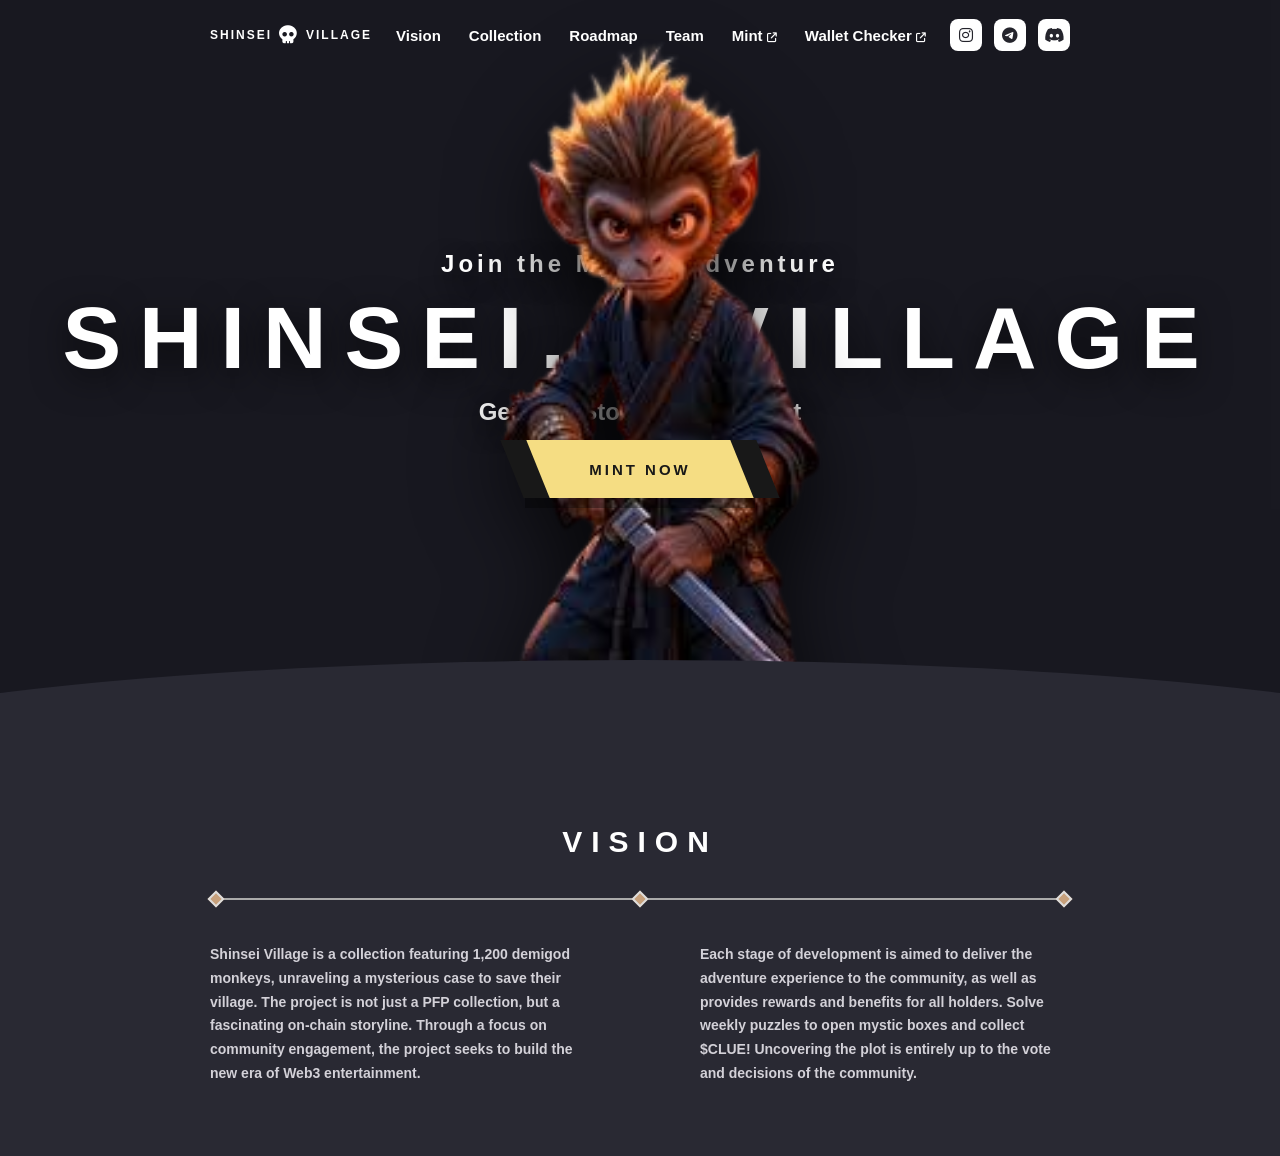
<file: A3/MonkeyBoss/index.html>
<!doctype html>
<html lang="en">
  <head>
    <meta charset="UTF-8" />
    <meta name="viewport" content="width=device-width, initial-scale=1.0" />
    <title>Shinsei Village</title>
    <link rel="stylesheet" href="style.css" />
    <link
      rel="stylesheet"
      href="https://cdnjs.cloudflare.com/ajax/libs/font-awesome/6.5.1/css/all.min.css"
    />
  </head>

  <body>
    <section class="hero">
      <div class="overlay"></div>

      <nav class="navbar">
        <div class="logo">
          <span>SHINSEI</span>
          <i class="fa-solid fa-skull"></i>
          <span>VILLAGE</span>
        </div>

        <div class="nav-links">
          <a href="#">Vision</a>
          <a href="#">Collection</a>
          <a href="#">Roadmap</a>
          <a href="#">Team</a>
          <a href="#"
            >Mint <i class="fa-solid fa-arrow-up-right-from-square"></i
          ></a>
          <a href="#"
            >Wallet Checker
            <i class="fa-solid fa-arrow-up-right-from-square"></i
          ></a>
        </div>

        <div class="social-icons">
          <a href="#"><i class="fa-brands fa-instagram"></i></a>
          <a href="#"><i class="fa-brands fa-telegram"></i></a>
          <a href="#"><i class="fa-brands fa-discord"></i></a>
        </div>
      </nav>

      <div class="hero-text">
        <p>Join the Mystic Adventure</p>
        <h1>SHINSEI... VILLAGE</h1>
        <h2>Genuine Storytelling Project</h2>
      </div>

      <img class="monkey" src="./monkey.png" alt="Monkey character" />

      <a href="#" class="mint-btn">
        <span class="cut cut-left"></span>
        MINT NOW
        <span class="cut cut-right"></span>
      </a>

      <div class="curve"></div>
    </section>

    <section class="vision-section">
      <h2>VISION</h2>

      <div class="line-box">
        <div class="line"></div>
        <div class="diamond diamond-left"></div>
        <div class="diamond diamond-center"></div>
        <div class="diamond diamond-right"></div>
      </div>

      <div class="vision-content">
        <p>
          Shinsei Village is a collection featuring 1,200 demigod monkeys,
          unraveling a mysterious case to save their village. The project is not
          just a PFP collection, but a fascinating on-chain storyline. Through a
          focus on community engagement, the project seeks to build the new era
          of Web3 entertainment.
        </p>

        <p>
          Each stage of development is aimed to deliver the adventure experience
          to the community, as well as provides rewards and benefits for all
          holders. Solve weekly puzzles to open mystic boxes and collect $CLUE!
          Uncovering the plot is entirely up to the vote and decisions of the
          community.
        </p>
      </div>
    </section>
  </body>
</html>
</file>
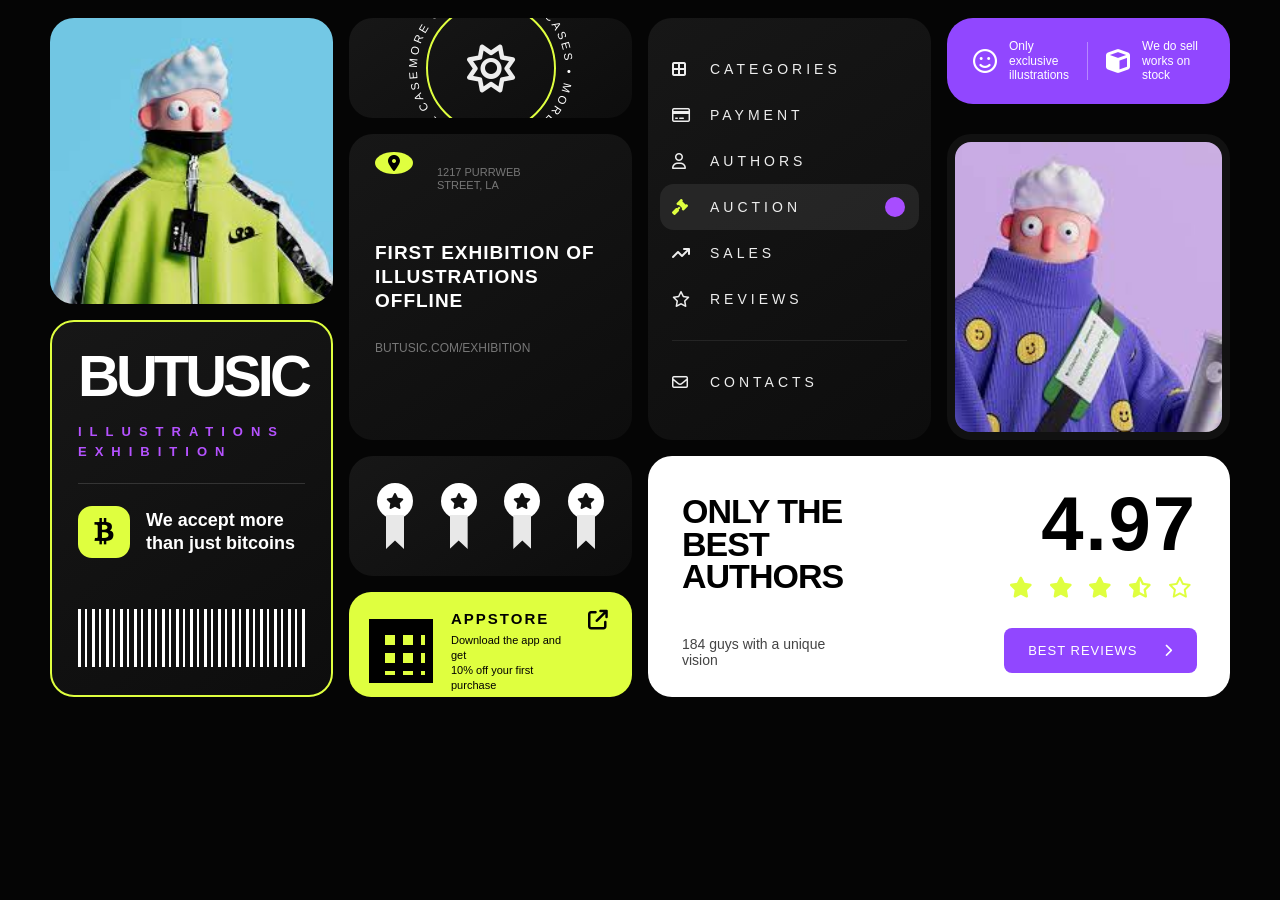
<file: A4/one/index.html>
<!doctype html>
<html lang="en">
  <head>
    <meta charset="UTF-8" />
    <meta name="viewport" content="width=device-width, initial-scale=1.0" />

    <title>Butusic Grid Layout</title>

    <link
      rel="stylesheet"
      href="https://cdnjs.cloudflare.com/ajax/libs/font-awesome/6.5.1/css/all.min.css"
    />

    <link rel="stylesheet" href="style.css" />
  </head>

  <body>
    <main class="layout">
      <section class="card image-one">
        <img
          src="[data-uri]"
          alt="Character"
        />
      </section>

      <section class="card circle-card">
        <svg class="circle-svg" viewBox="0 0 200 200">
          <defs>
            <path
              id="circlePath"
              d="M 100,100 m -78,0 a 78,78 0 1,1 156,0 a 78,78 0 1,1 -156,0"
            />
          </defs>

          <text>
            <textPath href="#circlePath">
              MORE CASES • MORE CASES • MORE CASES • MORE CASES •
            </textPath>
          </text>
        </svg>

        <div class="circle">
          <i class="fa-regular fa-sun"></i>
        </div>
      </section>

      <section class="card menu-card">
        <div class="menu-item">
          <i class="fa-solid fa-border-all"></i>
          <span>Categories</span>
        </div>

        <div class="menu-item">
          <i class="fa-regular fa-credit-card"></i>
          <span>Payment</span>
        </div>

        <div class="menu-item">
          <i class="fa-regular fa-user"></i>
          <span>Authors</span>
        </div>

        <div class="menu-item active">
          <i class="fa-solid fa-gavel"></i>
          <span>Auction</span>
          <div class="active-dot"></div>
        </div>

        <div class="menu-item">
          <i class="fa-solid fa-arrow-trend-up"></i>
          <span>Sales</span>
        </div>

        <div class="menu-item">
          <i class="fa-regular fa-star"></i>
          <span>Reviews</span>
        </div>

        <div class="menu-divider"></div>

        <div class="menu-item">
          <i class="fa-regular fa-envelope"></i>
          <span>Contacts</span>
        </div>
      </section>

      <section class="top-pill">
        <div class="pill-box">
          <i class="fa-regular fa-face-smile"></i>
          <p>Only exclusive<br />illustrations</p>
        </div>

        <div class="pill-line"></div>

        <div class="pill-box">
          <i class="fa-solid fa-cube"></i>
          <p>We do sell<br />works on stock</p>
        </div>
      </section>

      <section class="card poster-card">
        <div>
          <h1>BUTUSIC</h1>
          <h3>ILLUSTRATIONS<br />EXHIBITION</h3>

          <div class="poster-divider"></div>

          <div class="bitcoin-row">
            <div class="bitcoin-icon">
              <i class="fa-brands fa-btc"></i>
            </div>

            <p>We accept more<br />than just bitcoins</p>
          </div>
        </div>

        <div class="barcode"></div>
      </section>

      <section class="card location-card">
        <div class="pin">
          <i class="fa-solid fa-location-dot"></i>
        </div>

        <p class="address">
          1217 Purrweb<br />
          Street, LA
        </p>

        <h2>First exhibition of illustrations offline</h2>

        <p class="site-link">Butusic.com/exhibition</p>
      </section>

      <section class="card product-card">
        <img
          src="[data-uri]"
          alt="Product"
        />
      </section>

      <section class="card awards-card">
        <div class="award">
          <i class="fa-solid fa-star"></i>
          <div></div>
        </div>

        <div class="award">
          <i class="fa-solid fa-star"></i>
          <div></div>
        </div>

        <div class="award">
          <i class="fa-solid fa-star"></i>
          <div></div>
        </div>

        <div class="award">
          <i class="fa-solid fa-star"></i>
          <div></div>
        </div>
      </section>

      <section class="download-card">
        <div class="fake-qr"></div>

        <div class="download-text">
          <h4>APPSTORE</h4>
          <p>Download the app and get<br />10% off your first purchase</p>
        </div>

        <i class="fa-solid fa-arrow-up-right-from-square"></i>
      </section>

      <section class="review-card">
        <div>
          <h2>ONLY THE BEST AUTHORS</h2>
          <p>184 guys with a unique vision</p>
        </div>

        <div class="rating">
          <h1>4.97</h1>

          <div class="stars">
            <i class="fa-solid fa-star"></i>
            <i class="fa-solid fa-star"></i>
            <i class="fa-solid fa-star"></i>
            <i class="fa-solid fa-star-half-stroke"></i>
            <i class="fa-regular fa-star"></i>
          </div>

          <button>
            Best reviews
            <i class="fa-solid fa-chevron-right"></i>
          </button>
        </div>
      </section>
    </main>
  </body>
</html>
</file>
<file: A3/MonkeyBoss/style.css>
* {
  margin: 0;
  padding: 0;
  box-sizing: border-box;
}

body {
  background-color: #292933;
  color: white;
  font-family: Arial, Helvetica, sans-serif;
}

.hero {
  width: 100%;
  min-height: 760px;
  position: relative;
  overflow: hidden;
  background-image: url("https://images.unsplash.com/photo-1500530855697-b586d89ba3ee?auto=format&fit=crop&w=1800&q=80");
  background-size: cover;
  background-position: center;
}

.overlay {
  width: 100%;
  height: 100%;
  position: absolute;
  inset: 0;
  background-color: rgba(12, 12, 18, 0.55);
  z-index: 1;
}

.navbar {
  width: 100%;
  height: 70px;
  padding: 0 210px;
  display: flex;
  justify-content: space-between;
  align-items: center;
  position: relative;
  z-index: 50;
}

.logo {
  display: flex;
  align-items: center;
  gap: 7px;
  font-size: 12px;
  font-weight: 900;
  letter-spacing: 2px;
}

.logo i {
  font-size: 18px;
}

.nav-links {
  display: flex;
  align-items: center;
  gap: 28px;
}

.nav-links a {
  color: white;
  text-decoration: none;
  font-size: 15px;
  font-weight: 800;
}

.nav-links i {
  font-size: 10px;
}

.social-icons {
  display: flex;
  align-items: center;
  gap: 12px;
}

.social-icons a {
  width: 32px;
  height: 32px;
  background-color: white;
  color: #24242c;
  border-radius: 8px;
  display: flex;
  justify-content: center;
  align-items: center;
  text-decoration: none;
}

.hero-text {
  width: 100%;
  position: absolute;
  top: 250px;
  left: 0;
  text-align: center;
  z-index: 5;
  padding: 0 40px;
}

.hero-text p {
  font-size: 24px;
  font-weight: 900;
  letter-spacing: 4px;
  margin-bottom: 18px;
  color: white;
  text-shadow: 0 8px 25px rgba(0, 0, 0, 0.6);
}

.hero-text h1 {
  font-size: 88px;
  line-height: 0.95;
  letter-spacing: 18px;
  font-weight: 900;
  color: white;
  text-shadow: 0 8px 35px rgba(0, 0, 0, 0.7);
}

.hero-text h2 {
  font-size: 24px;
  font-weight: 900;
  margin-top: 18px;
  color: white;
  text-shadow: 0 8px 25px rgba(0, 0, 0, 0.7);
}

.monkey {
  width: 430px;
  position: absolute;
  left: 50%;
  bottom: 40px;
  transform: translateX(-50%);
  z-index: 20;
  filter: drop-shadow(0 35px 45px rgba(0, 0, 0, 0.8));
}

.mint-btn {
  width: 230px;
  height: 58px;
  background-color: #f5dd83;
  color: #181818;
  text-decoration: none;
  font-size: 15px;
  font-weight: 900;
  letter-spacing: 3px;
  display: flex;
  justify-content: center;
  align-items: center;
  position: absolute;
  left: 50%;
  top: 440px;
  transform: translateX(-50%);
  z-index: 40;
  box-shadow: 0 10px 0 rgba(0, 0, 0, 0.35);
}

.cut {
  width: 26px;
  height: 58px;
  background-color: #181818;
  position: absolute;
  top: 0;
  transform: skewX(22deg);
}

.cut-left {
  left: -13px;
}

.cut-right {
  right: -13px;
}

.curve {
  width: 140%;
  height: 220px;
  background-color: #292933;
  position: absolute;
  left: -20%;
  bottom: -120px;
  border-radius: 50% 50% 0 0;
  z-index: 30;
}

.vision-section {
  width: 100%;
  min-height: 360px;
  background-color: #292933;
  padding: 65px 210px 70px;
  position: relative;
  z-index: 35;
}

.vision-section h2 {
  text-align: center;
  font-size: 30px;
  letter-spacing: 9px;
  font-weight: 900;
  margin-bottom: 28px;
}

.line-box {
  width: 100%;
  height: 24px;
  position: relative;
  margin-bottom: 32px;
}

.line {
  width: 100%;
  height: 2px;
  background-color: #aaa;
  position: absolute;
  top: 11px;
  left: 0;
}

.diamond {
  width: 12px;
  height: 12px;
  background-color: #c7a07b;
  border: 2px solid #ddd;
  position: absolute;
  top: 6px;
  transform: rotate(45deg);
}

.diamond-left {
  left: 0;
}

.diamond-center {
  left: 50%;
  transform: translateX(-50%) rotate(45deg);
}

.diamond-right {
  right: 0;
}

.vision-content {
  display: flex;
  justify-content: space-between;
  gap: 120px;
}

.vision-content p {
  width: 50%;
  color: #d3d1d8;
  font-size: 14px;
  line-height: 1.7;
  font-weight: 600;
}

@media (max-width: 1100px) {
  .navbar {
    padding: 0 40px;
  }

  .hero-text h1 {
    font-size: 56px;
    letter-spacing: 8px;
  }

  .monkey {
    width: 360px;
  }

  .vision-section {
    padding: 55px 50px 70px;
  }
}

@media (max-width: 750px) {
  .navbar {
    height: auto;
    padding: 20px;
    flex-direction: column;
    gap: 18px;
  }

  .nav-links {
    flex-wrap: wrap;
    justify-content: center;
    gap: 16px;
  }

  .hero {
    min-height: 760px;
  }

  .hero-text {
    top: 210px;
  }

  .hero-text p {
    font-size: 18px;
    letter-spacing: 2px;
  }

  .hero-text h1 {
    font-size: 38px;
    letter-spacing: 4px;
  }

  .hero-text h2 {
    font-size: 17px;
  }

  .monkey {
    width: 290px;
    bottom: 55px;
  }

  .mint-btn {
    top: 400px;
  }

  .vision-content {
    flex-direction: column;
    gap: 25px;
  }

  .vision-content p {
    width: 100%;
  }
}
</file>
<file: A4/one/style.css>
* {
  margin: 0;
  padding: 0;
  box-sizing: border-box;
}

body {
  min-height: 100vh;
  background: #050505;
  font-family: Arial, Helvetica, sans-serif;
  color: #ffffff;
  padding: 18px;
  overflow-x: hidden;
}

.layout {
  width: 100%;
  max-width: 1180px;
  margin: 0 auto;

  display: grid;
  grid-template-columns: repeat(4, 1fr);
  grid-template-rows: 100px 170px 120px 120px 105px;

  grid-template-areas:
    "imageOne circle   menu    topPill"
    "imageOne   location menu    product"
    "poster   location menu    product"
    "poster   awards   review  review"
    "poster   download review  review";

  gap: 16px;
}

.card {
  position: relative;
  overflow: hidden;
  border-radius: 24px;
  background: linear-gradient(145deg, #171717, #0d0d0d);
}

.image-one {
  grid-area: imageOne;
}

.circle-card {
  grid-area: circle;
}

.menu-card {
  grid-area: menu;
}

.top-pill {
  grid-area: topPill;
}

.poster-card {
  grid-area: poster;
}

.location-card {
  grid-area: location;
}

.product-card {
  grid-area: product;
}

.awards-card {
  grid-area: awards;
}

.download-card {
  grid-area: download;
}

.review-card {
  grid-area: review;
}

.image-one img,
.product-card img {
  width: 100%;
  height: 100%;
  object-fit: cover;
}

.product-card {
  border: 8px solid #111111;
  background: #dfff3f;
}

.circle-card {
  display: flex;
  align-items: center;
  justify-content: center;
}

.circle {
  width: 130px;
  height: 130px;
  border: 2px solid #dfff3f;
  border-radius: 50%;
  display: flex;
  align-items: center;
  justify-content: center;
  position: relative;
}

.circle i {
  font-size: 48px;
  color: #eeeeee;
}

.circle-svg {
  position: absolute;
  width: 190px;
  height: 190px;
  animation: spin 18s linear infinite;
}

.circle-svg text {
  fill: #ffffff;
  font-size: 12px;
  letter-spacing: 3px;
  text-transform: uppercase;
}

.menu-card {
  padding: 28px 24px;
}

.menu-item {
  height: 46px;
  display: flex;
  align-items: center;
  gap: 18px;
  position: relative;
  color: #eeeeee;
  text-transform: uppercase;
  letter-spacing: 4px;
  font-size: 14px;
}

.menu-item i {
  width: 20px;
  font-size: 16px;
}

.menu-item.active {
  background: rgba(255, 255, 255, 0.08);
  margin-left: -12px;
  margin-right: -12px;
  padding-left: 12px;
  border-radius: 14px;
}

.menu-item.active i {
  color: #dfff3f;
}

.active-dot {
  position: absolute;
  right: 14px;
  width: 20px;
  height: 20px;
  background: #a84dff;
  border-radius: 50%;
}

.menu-divider {
  height: 1px;
  background: rgba(255, 255, 255, 0.08);
  margin: 18px 0;
}

.top-pill {
  height: 86px;
  border-radius: 26px;
  background: #9147ff;
  padding: 18px 26px;
  display: flex;
  align-items: center;
  justify-content: space-between;
  gap: 18px;
}

.pill-box {
  display: flex;
  align-items: center;
  gap: 12px;
}

.pill-box i {
  font-size: 24px;
}

.pill-box p {
  font-size: 12px;
  line-height: 1.2;
}

.pill-line {
  width: 1px;
  height: 38px;
  background: rgba(255, 255, 255, 0.35);
}

.poster-card {
  border: 2px solid #dfff3f;
  padding: 28px 26px;
  display: flex;
  flex-direction: column;
  justify-content: space-between;
}

.poster-card h1 {
  font-size: 58px;
  line-height: 0.9;
  letter-spacing: -4px;
  font-weight: 900;
}

.poster-card h3 {
  margin-top: 20px;
  color: #b552ff;
  font-size: 13px;
  letter-spacing: 8px;
  line-height: 1.5;
}

.poster-divider {
  height: 1px;
  width: 100%;
  margin: 22px 0;
  background: rgba(255, 255, 255, 0.14);
}

.bitcoin-row {
  display: flex;
  align-items: center;
  gap: 16px;
}

.bitcoin-icon {
  width: 52px;
  height: 52px;
  background: #dfff3f;
  color: #000000;
  border-radius: 14px;
  display: flex;
  align-items: center;
  justify-content: center;
  font-size: 26px;
}

.bitcoin-row p {
  font-size: 18px;
  font-weight: 700;
  line-height: 1.3;
}

.barcode {
  height: 58px;
  width: 100%;
  background: repeating-linear-gradient(
    90deg,
    #ffffff 0 3px,
    transparent 3px 7px,
    #ffffff 7px 9px,
    transparent 9px 14px
  );
}

.location-card {
  padding: 26px;
  display: flex;
  flex-direction: column;
  justify-content: center;
}

.pin {
  width: 38px;
  height: 22px;
  background: #dfff3f;
  color: #000000;
  border-radius: 50%;
  display: flex;
  align-items: center;
  justify-content: center;
  position: absolute;
  top: 18px;
  left: 26px;
}

.address {
  position: absolute;
  top: 32px;
  left: 88px;
  color: #777777;
  font-size: 11px;
  text-transform: uppercase;
  line-height: 1.2;
}

.location-card h2 {
  margin-top: 22px;
  font-size: 19px;
  line-height: 1.28;
  letter-spacing: 1px;
  text-transform: uppercase;
}

.site-link {
  margin-top: 28px;
  color: #777777;
  font-size: 12px;
  text-transform: uppercase;
}

.awards-card {
  padding: 24px 28px;
  display: flex;
  align-items: center;
  justify-content: space-between;
}

.award {
  display: flex;
  flex-direction: column;
  align-items: center;
}

.award i {
  width: 36px;
  height: 36px;
  background: #ffffff;
  color: #111111;
  border-radius: 50%;
  display: flex;
  align-items: center;
  justify-content: center;
  margin-bottom: -4px;
}

.award div {
  width: 18px;
  height: 34px;
  background: #e8e8e8;
  clip-path: polygon(0 0, 100% 0, 100% 100%, 50% 75%, 0 100%);
}

.download-card {
  background: #dfff3f;
  color: #000000;
  border-radius: 22px;
  padding: 18px 20px;
  display: grid;
  grid-template-columns: 66px 1fr 24px;
  align-items: center;
  gap: 16px;
  position: relative;
  overflow: hidden;
}

.fake-qr {
  width: 64px;
  height: 64px;
  background:
    linear-gradient(90deg, #000 8px, transparent 8px) 0 0 / 18px 18px,
    linear-gradient(#000 8px, transparent 8px) 0 0 / 18px 18px,
    #dfff3f;
  border: 8px solid #000;
}

.download-text h4 {
  font-size: 15px;
  letter-spacing: 2px;
}

.download-text p {
  margin-top: 6px;
  font-size: 11px;
  line-height: 1.35;
}

.download-card > i {
  font-size: 20px;
  align-self: start;
}

.review-card {
  background: #ffffff;
  color: #000000;
  border-radius: 24px;
  padding: 34px;
  display: grid;
  grid-template-columns: 1fr 330px;
  align-items: center;
  gap: 24px;
  overflow: hidden;
}

.review-card h2 {
  font-size: 34px;
  line-height: 0.95;
  letter-spacing: -1px;
  max-width: 310px;
}

.review-card p {
  margin-top: 44px;
  color: #444444;
  font-size: 14px;
}

.rating {
  text-align: right;
}

.rating h1 {
  font-size: 76px;
  line-height: 0.9;
  letter-spacing: 2px;
}

.stars {
  margin: 18px 0 28px;
  color: #dfff3f;
  font-size: 21px;
  letter-spacing: 5px;
}

.rating button {
  border: none;
  outline: none;
  background: #9147ff;
  color: #ffffff;
  padding: 15px 24px;
  border-radius: 8px;
  text-transform: uppercase;
  font-size: 13px;
  letter-spacing: 1px;
  cursor: pointer;
}

.rating button i {
  margin-left: 22px;
}

@keyframes spin {
  from {
    transform: rotate(0deg);
  }

  to {
    transform: rotate(360deg);
  }
}

@media (max-width: 1050px) {
  .layout {
    grid-template-columns: 1fr 1fr;
    grid-template-rows: auto;
    grid-template-areas:
      "imageOne circle"
      "menu menu"
      "topPill topPill"
      "product product"
      "poster location"
      "awards download"
      "review review";
  }

  .image-one,
  .circle-card,
  .location-card,
  .awards-card,
  .download-card {
    min-height: 180px;
  }

  .menu-card {
    min-height: 330px;
  }

  .product-card {
    min-height: 280px;
  }

  .poster-card {
    min-height: 360px;
  }

  .review-card {
    min-height: 240px;
  }
}

@media (max-width: 650px) {
  body {
    padding: 12px;
  }

  .layout {
    grid-template-columns: 1fr;
    grid-template-areas:
      "imageOne"
      "circle"
      "menu"
      "topPill"
      "product"
      "poster"
      "location"
      "awards"
      "download"
      "review";
    gap: 14px;
  }

  .top-pill {
    height: auto;
    flex-direction: column;
    align-items: flex-start;
  }

  .pill-line {
    display: none;
  }

  .review-card {
    grid-template-columns: 1fr;
  }

  .rating {
    text-align: left;
  }

  .poster-card h1 {
    font-size: 50px;
  }

  .review-card h2 {
    font-size: 30px;
  }

  .rating h1 {
    font-size: 62px;
  }
}
</file>
